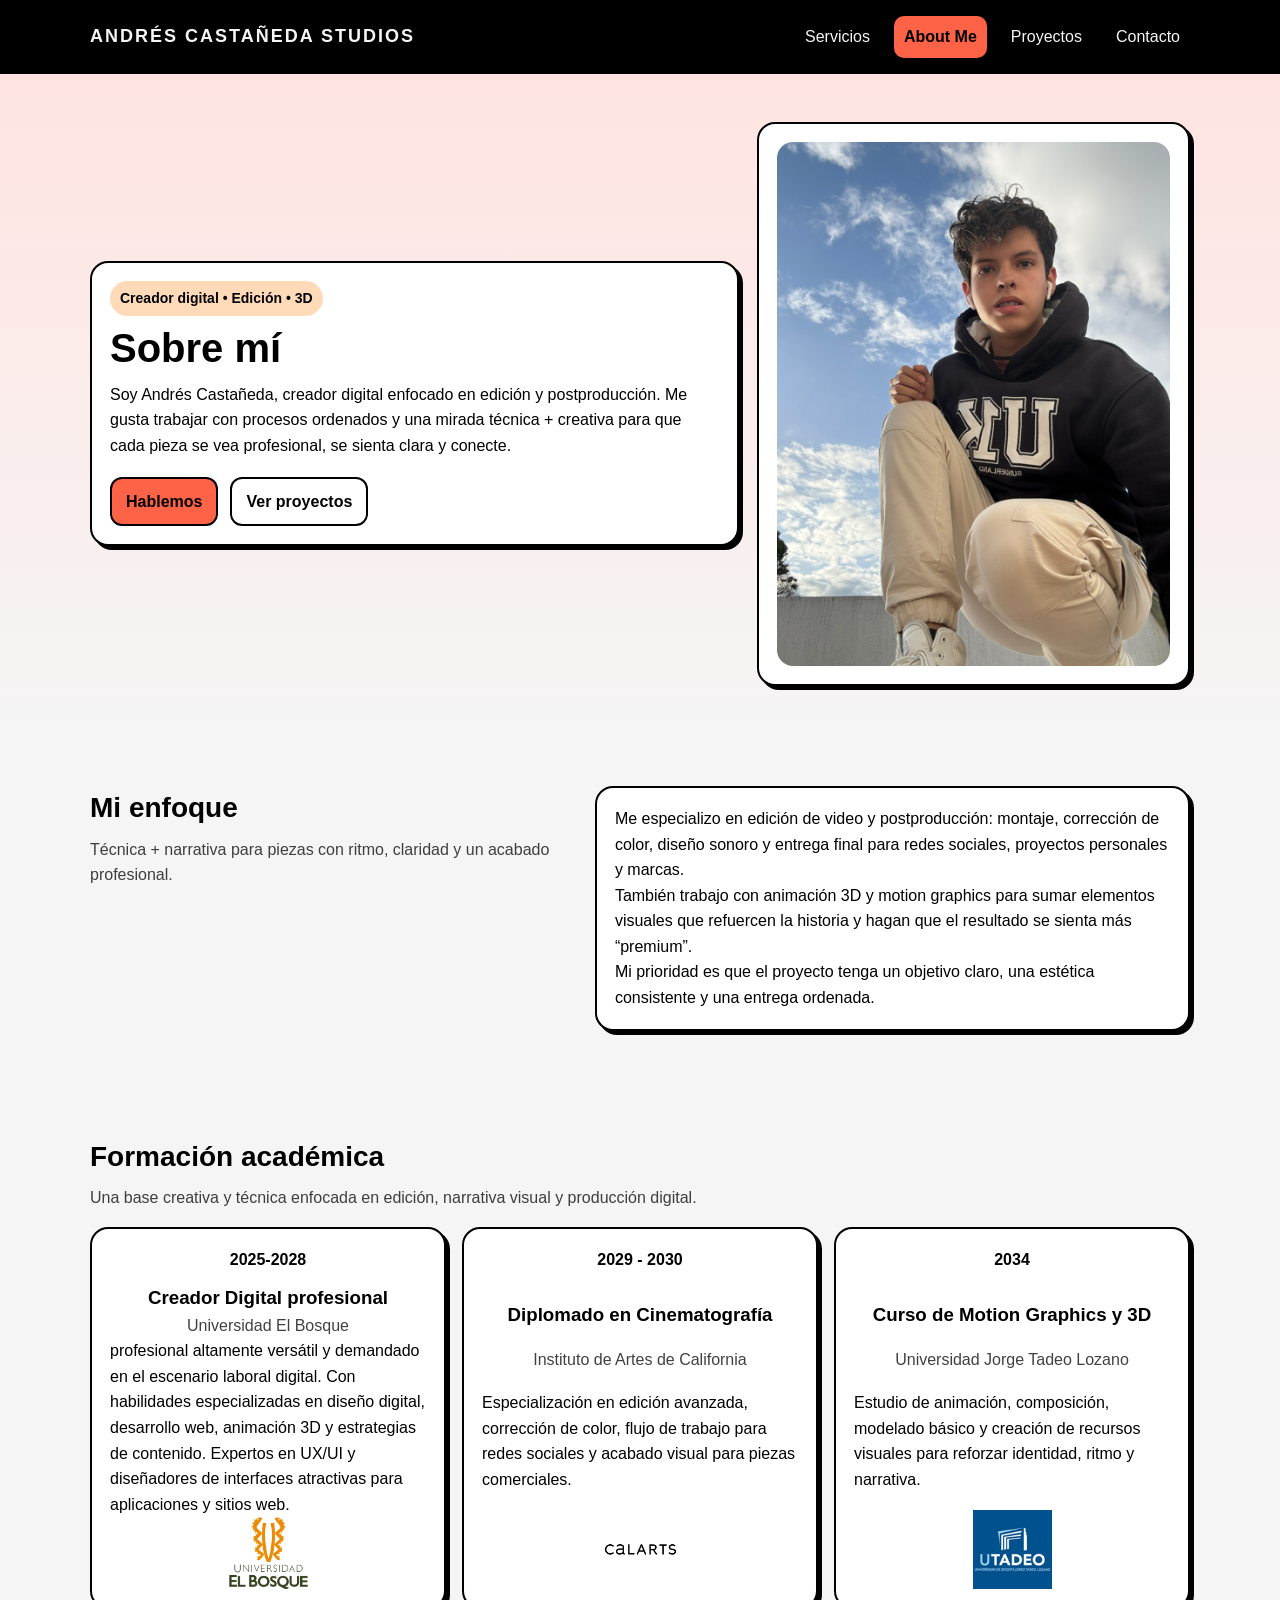
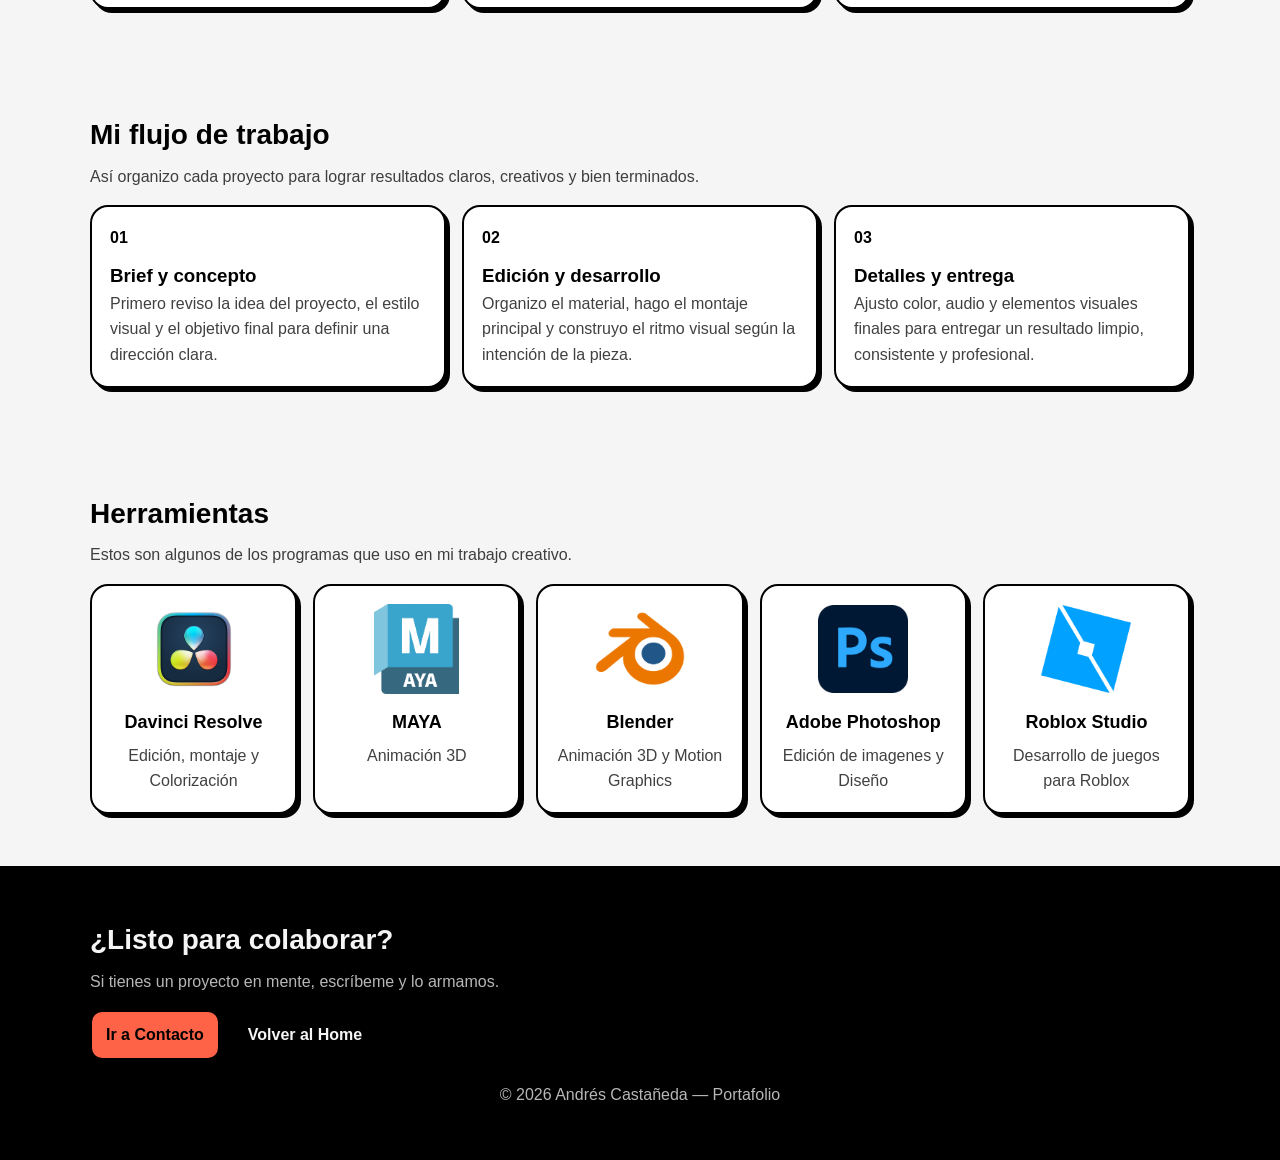
<file: about-me.html>
<!DOCTYPE html>
<html lang="es">
<head>
  <meta charset="UTF-8" />
  <meta http-equiv="X-UA-Compatible" content="IE=edge" />
  <meta name="viewport" content="width=device-width, initial-scale=1.0" />
  <title>About - Andrés</title>
  <link rel="stylesheet" href="./styles/about-me.css" />
</head>

<body>

  <header class="header">
    <div class="wrap header__inner">
      <h1 class="logo">
        <a href="index.html">ANDRÉS CASTAÑEDA STUDIOS</a>
      </h1>

      <nav class="menu">
        <a href="index.html#servicios">Servicios</a>
        <a href="about.html" class="menu__cta" aria-current="page">About Me</a>
        <a href="index.html#proyectos">Proyectos</a>
        <a href="index.html#contacto">Contacto</a>
      </nav>
    </div>
  </header>

  <main>

    <section class="hero">
      <div class="wrap hero__grid">

        <div class="card hero__text">
          <p class="badge">Creador digital • Edición • 3D</p>
          <h2 class="hero__title">Sobre mí</h2>

          <p class="hero__paragraph">
            Soy Andrés Castañeda, creador digital enfocado en edición y postproducción. Me gusta trabajar con procesos
            ordenados y una mirada técnica + creativa para que cada pieza se vea profesional, se sienta clara y conecte.
          </p>

          <div class="buttons">
            <a class="btn btn--primary" href="index.html#contacto">Hablemos</a>
            <a class="btn btn--ghost" href="index.html#proyectos">Ver proyectos</a>
          </div>
        </div>

        <div class="card hero__image">
          <img
            src="./multimedia/Captura de pantalla 2026-04-11 182406.png"
            alt="Ilustración de una persona"
          />
        </div>

      </div>
    </section>

    <section class="section">
      <div class="wrap section__grid">

        <div class="section__title">
          <h2>Mi enfoque</h2>
          <p class="muted">
            Técnica + narrativa para piezas con ritmo, claridad y un acabado profesional.
          </p>
        </div>

        <div class="card section__content">
          <p>
            Me especializo en edición de video y postproducción: montaje, corrección de color, diseño sonoro
            y entrega final para redes sociales, proyectos personales y marcas.
          </p>

          <p>
            También trabajo con animación 3D y motion graphics para sumar elementos visuales que refuercen la historia
            y hagan que el resultado se sienta más “premium”.
          </p>

          <p>
            Mi prioridad es que el proyecto tenga un objetivo claro, una estética consistente y una entrega ordenada.
          </p>
        </div>

      </div>
    </section>

    <section class="section">
        <div class="wrap">
          <div class="section__head">
            <h2>Formación académica</h2>
            <p class="muted">Una base creativa y técnica enfocada en edición, narrativa visual y producción digital.</p>
          </div>

          <div class="grid-3">
            <article class="card study">
              <span class="study__year">2025-2028</span>
              <h3>Creador Digital profesional</h3>
              <p class="muted">Universidad El Bosque</p>
              <p>
                profesional altamente versátil y demandado en el escenario laboral digital. Con habilidades especializadas en diseño digital, desarrollo web, animación 3D y estrategias de contenido. Expertos en UX/UI y diseñadores de interfaces atractivas para aplicaciones y sitios web.
              </p>
              <img src="./multimedia/Logo_de_la_Universidad_El_Bosque.svg.png" alt="Logo de la Universidad El Bosque">
            </article>

            <article class="card study">
              <span class="study__year">2029 - 2030</span>
              <h3>Diplomado en Cinematografía</h3>
              <p class="muted">Instituto de Artes de California</p>
              <p>
                Especialización en edición avanzada, corrección de color, flujo de trabajo
                para redes sociales y acabado visual para piezas comerciales.
              </p>
              <img src="./multimedia/california-institute-of-the-arts-calarts-logo-png_seeklogo-310325.png">
            </article>

            <article class="card study">
              <span class="study__year">2034</span>
              <h3>Curso de Motion Graphics y 3D</h3>
              <p class="muted">Universidad Jorge Tadeo Lozano</p>
              <p>
                Estudio de animación, composición, modelado básico y creación de recursos
                visuales para reforzar identidad, ritmo y narrativa.
              </p>
              <img src="./multimedia/JTL.jpg" alt="Logo de la universidad Jorge Tadeo Lozano">
            </article>
          </div>
        </div>
      </section>

<section class="section">
  <div class="wrap">
    <div class="section__head">
      <h2>Mi flujo de trabajo</h2>
      <p class="muted">Así organizo cada proyecto para lograr resultados claros, creativos y bien terminados.</p>
    </div>

    <div class="grid-3">
      <article class="card workflow">
        <span class="workflow__number">01</span>
        <h3>Brief y concepto</h3>
        <p class="muted">
          Primero reviso la idea del proyecto, el estilo visual y el objetivo final para definir una dirección clara.
        </p>
      </article>

      <article class="card workflow">
        <span class="workflow__number">02</span>
        <h3>Edición y desarrollo</h3>
        <p class="muted">
          Organizo el material, hago el montaje principal y construyo el ritmo visual según la intención de la pieza.
        </p>
      </article>

      <article class="card workflow">
        <span class="workflow__number">03</span>
        <h3>Detalles y entrega</h3>
        <p class="muted">
          Ajusto color, audio y elementos visuales finales para entregar un resultado limpio, consistente y profesional.
        </p>
      </article>
    </div>
  </div>
</section>

    <!--
    <section class="section section--compact">
      <div class="wrap stats">
        <div class="stat card">
          <h3>72</h3>
          <p class="muted">proyectos finalizados</p>
        </div>

        <div class="stat card">
          <h3>3</h3>
          <p class="muted">años de experiencia</p>
        </div>

        <div class="stat card">
          <h3>29</h3>
          <p class="muted">clientes</p>
        </div>
      </div>
    </section>
    -->

    <section class="section">
  <div class="wrap">
    <div class="section__head">
      <h2>Herramientas</h2>
      <p class="muted">Estos son algunos de los programas que uso en mi trabajo creativo.</p>
    </div>

    <div class="tools-grid">
      <article class="card tool">
        <div class="tool__logo">
          <img src="./multimedia/DaVinci_Resolve_Studio.png" alt="Logo de davinci resolve">
        </div>
        <h3>Davinci Resolve</h3>
        <p class="muted">Edición, montaje y Colorización</p>
      </article>

      <article class="card tool">
        <div class="tool__logo">
          <img src="./multimedia/autodesk-maya-seeklogo.png" alt="Logo de Maya">
        </div>
        <h3>MAYA</h3>
        <p class="muted">Animación 3D</p>
      </article>

      <article class="card tool">
        <div class="tool__logo">
          <img src="./multimedia/Blender_logo_no_text.svg.png" alt="Logo de blender">
        </div>
        <h3>Blender</h3>
        <p class="muted">Animación 3D y Motion Graphics</p>
      </article>

      <article class="card tool">
        <div class="tool__logo">
          <img src="./multimedia/Adobe_Photoshop_CC_icon.svg.png" alt="Logo de photoshop">
        </div>
        <h3>Adobe Photoshop</h3>
        <p class="muted">Edición de imagenes y Diseño</p>
      </article>

      <article class="card tool">
        <div class="tool__logo">
          <img src="./multimedia/roblox-studio-seeklogo.png" alt="Logo de Roblox Studio">
        </div>
        <h3>Roblox Studio</h3>
        <p class="muted">Desarrollo de juegos para Roblox</p>
      </article>
    </div>
  </div>
</section>

    <section class="section section--footer">
      <div class="wrap">
        <div class="section__head">
          <h2>¿Listo para colaborar?</h2>
          <p class="muted">Si tienes un proyecto en mente, escríbeme y lo armamos.</p>
        </div>

        <div class="buttons">
          <a class="btn btn--primary" href="index.html#contacto">Ir a Contacto</a>
          <a class="btn btn--ghost" href="index.html">Volver al Home</a>
        </div>

        <footer class="footer">
          <p class="muted">© 2026 Andrés Castañeda — Portafolio</p>
        </footer>
      </div>
    </section>

  </main>

</body>
</html>
</file>
<file: styles/about-me.css>
:root{
  --negro: #000000;
  --durazno: #FFDAB9;
  --tomate: #FF6347;
  --gris: #F5F5F5;
  --rosado: #FFE4E1;
  }

*{
  box-sizing: border-box;
  margin: 0;
  padding: 0;
}

body{
  font-family: Arial, helvetica, sans-serif;
  background: var(--gris);
  color: var(--negro);
  line-height: 1.6;
}
.wrap{
  width: 92%;
  max-width: 1100px;
  margin: 0 auto;
}
a{
  color: inherit;
  text-decoration: none;
}
.muted{
  opacity:0.75;
}
.header{
  background: var(--negro);
  color: var(--gris);
  position: sticky;
  top: 0;
  z-index: 10;
}
.header__inner{
  display: flex;
  align-items: center;
  justify-content: space-between;
  padding: 16px 0;
}
.logo{
  font-size: 18px;
  letter-spacing: 2px;
}
.menu{
  display: flex;
  gap: 14px;
  align-items: center;
  flex-wrap: wrap;
}
.menu a{
  padding: 8px 10px;
  border-radius: 10px;
}
.menu a:hover{
  background: rgba(255, 255, 255, 0.12);
}
.menu__cta{
  background: var(--tomate);
  color: var(--negro);
  font-weight: bold;
}
.menu__cta:hover{
  filter: brightness(0.95);
}
.hero{
  padding: 48px 0;
  background: linear-gradient(180deg, var(--rosado), var(--gris));
}
.hero__grid{
  display: grid;
  gap: 18px;
  grid-template-columns: 1fr;
}
@media (min-width: 900px){
  .hero__grid{
    grid-template-columns: 1.2fr 0.8fr;
    align-items: center;
  }
}
.hero__title{
  font-size: 40px;
  line-height: 1.1;
  margin: 10px 0 12px;
}
.hero__paragraph{
  margin-bottom: 18px;
}
.badge{
  display: inline-block;
  background: var(--durazno);
  color: var(--negro);
  padding: 6px 10px;
  border-radius: 999px;
  font-size: 14px;
  font-weight: bold;
}
.hero__image img{
  width: 100%;
  display: block;
  border-radius: 16px;
}
.card{
  background: white;
  border: 2px solid var(--negro);
  border-radius: 18px;
  padding: 18px;
  box-shadow: 4px 4px 0 var(--negro);
}
.buttons{
  display: flex;
  gap: 12px;
  flex-wrap: wrap;
}
.btn{
  display: inline-block;
  padding: 10px 14px;
  border-radius: 12px;
  border: 2px solid var(--negro);
  font-weight: bold;
}
.btn--primary{
  background: var(--tomate);
  color: var(--negro);
}
.btn--primary:hover{
  filter: brightness(0.95);
}

.btn--ghost{
  background: transparent;
}
.btn--ghost:hover{
  background: var(--durazno);
}
.section{
  padding: 52px 0;
}
.section--compact{
  padding: 28px 0 52px;
}
.section__head,
.section__title{
  margin-bottom: 16px;
}
.section h2{
  font-size: 28px;
  margin-bottom: 16px;
}
.section h2{
  font-size: 28px;
  margin-bottom: 6px;
}
.section__grid{
  display: grid;
  gap: 18px;
  grid-template-columns: 1fr;
}
@media (min-width: 900px){
  .section__grid{
    grid-template-columns: 0.9fr 1.1fr;
    align-items: start;
  }
}

.grid-3{
  display: grid;
  gap: 16px;
  margin-top: 16px;
}

@media (min-width: 850px){
  .grid-3{
    grid-template-columns: repeat(3, 1fr);
  }
}

.study{
  display: flex;
  flex-direction: column;
  justify-content: space-between;
  align-items: center;
  height: 100%;
}

.study .img__cont{
  margin-top: 2vw;
  width: 100%;
  display: flex;
  justify-content: center;
}

.study img{
  width: 25%;
  display: block;
}

.stats{
  display: grid;
  gap: 16px;
  grid-template-columns: 1fr;
}

@media (min-width: 850px){
  .stats{
    grid-template-columns: repeat(3, 1fr);
  }
}

.stat h3{
  font-size: 34px;
}
.service h3,
.project h3{
  margin-bottom: 6px;
}

.project__thumb{
  height: 140px;
  background: var(--durazno);
  border: 2px solid var(--negro);
  border-radius: 14px;
  margin-bottom: 12px;
}
.testimonial .quote{
  font-size: 16px;
}

.section--footer{
  background: var(--negro);
  color: var(--gris);
}
.section--footer .card{
  background: var(--rosado);
  color: var(--negro);
}
.footer{
  margin-top: 22px;
  text-align: center;
}

.tools-grid{
  display: grid;
  gap: 16px;
  grid-template-columns: 1fr;
  margin-top: 16px;
}

@media (min-width: 700px){
  .tools-grid{
    grid-template-columns: repeat(2, 1fr);
  }
}

@media (min-width: 1000px){
  .tools-grid{
    grid-template-columns: repeat(5, 1fr);
  }
}

.tool{
  text-align: center;
}

.tool__logo{
  width: 90px;
  height: 90px;
  margin: 0 auto 14px;
  display: flex;
  align-items: center;
  justify-content: center;
}

.tool__logo img{
  width: 100%;
  height: 100%;
  object-fit: contain;
  display: block;
}

.tool h3{
  font-size: 18px;
  margin-bottom: 6px;
}

html{
  scroll-behavior: smooth;
}

.logo,
.menu a,
.btn,
.card,
.study img,
.tool__logo img,
.hero__image img{
  transition: transform 0.3s ease, box-shadow 0.3s ease, background 0.3s ease, filter 0.3s ease;
}

.logo:hover{
  transform: scale(1.03);
}

.menu a:hover{
  transform: translateY(-2px);
}

.btn:hover{
  transform: translateY(-3px);
}

.card:hover{
  transform: translateY(-6px);
  box-shadow: 8px 8px 0 var(--negro);
}

.study:hover img,
.tool:hover .tool__logo img{
  transform: scale(1.08) rotate(3deg);
}

.hero__text{
  animation: entrarIzquierda 0.9s ease both;
}

.hero__image{
  animation: entrarDerecha 0.9s ease 0.2s both;
}

.badge{
  animation: latido 2.2s ease-in-out infinite;
}

.hero__image img{
  animation: flotar 4s ease-in-out infinite;
}

.reveal{
  opacity: 0;
  transform: translateY(35px);
  transition: opacity 0.8s ease, transform 0.8s ease;
}

.reveal.visible{
  opacity: 1;
  transform: translateY(0);
}

.workflow__number,
.study__year{
  display: inline-block;
  font-weight: bold;
  margin-bottom: 10px;
  transition: transform 0.3s ease;
}

.workflow:hover .workflow__number,
.study:hover .study__year{
  transform: scale(1.12);
}

@keyframes entrarIzquierda{
  from{
    opacity: 0;
    transform: translateX(-40px);
  }
  to{
    opacity: 1;
    transform: translateX(0);
  }
}

@keyframes entrarDerecha{
  from{
    opacity: 0;
    transform: translateX(40px);
  }
  to{
    opacity: 1;
    transform: translateX(0);
  }
}

@keyframes flotar{
  0%{
    transform: translateY(0);
  }
  50%{
    transform: translateY(-10px);
  }
  100%{
    transform: translateY(0);
  }
}

@keyframes latido{
  0%{
    transform: scale(1);
  }
  50%{
    transform: scale(1.05);
  }
  100%{
    transform: scale(1);
  }
}
</file>
